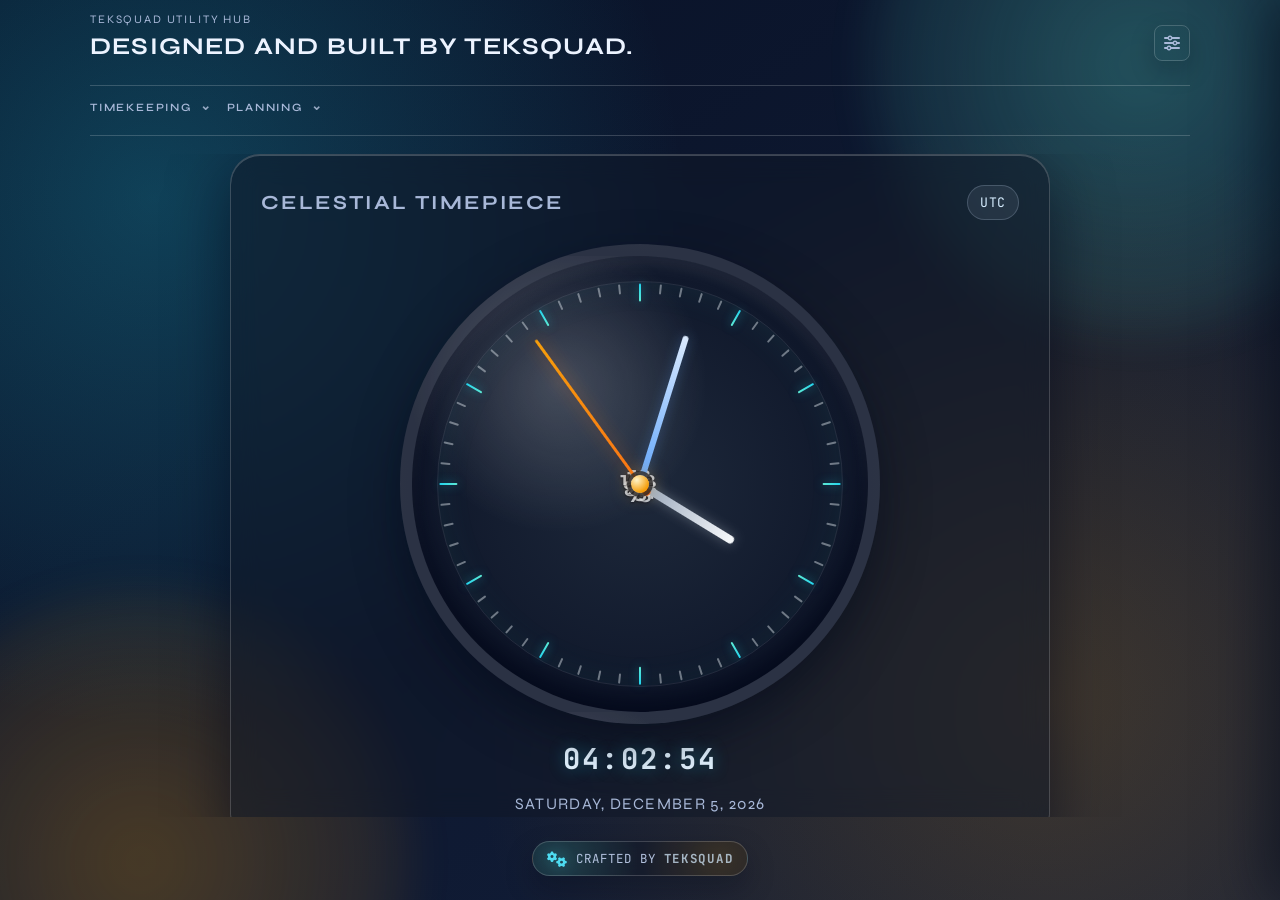
<file: index.html>
<!DOCTYPE html>
<html lang="en">

<head>
    <meta charset="UTF-8">
    <meta name="viewport" content="width=device-width, initial-scale=1.0">
    <meta name="author" content="Bhavin Thakur">
    <title>TekSquad Utility Hub</title>
    <link rel="stylesheet" href="https://cdnjs.cloudflare.com/ajax/libs/font-awesome/6.5.2/css/all.min.css"
        crossorigin="anonymous" referrerpolicy="no-referrer">
    <link rel="stylesheet" href="style.css">
</head>

<body data-theme="aurora">
    <main class="site-shell" aria-label="TekSquad utility hub shell">
        <header class="shell-header">
            <div class="brand-block">
                <p class="shell-kicker">TekSquad Utility Hub</p>
                <h1 class="shell-title">Designed and built by TekSquad.</h1>
            </div>
            <div class="shell-actions">
                <button class="settings-btn shell-settings-btn" id="shell-settings-btn" aria-label="Settings"
                    title="Open Settings" aria-expanded="false" aria-controls="shell-settings-panel">
                    <i class="fa-solid fa-sliders"></i>
                </button>
                <button class="menu-toggle" id="menu-toggle" type="button" aria-label="Open navigation menu"
                    aria-expanded="false" aria-controls="shell-nav">
                    <i class="fa-solid fa-bars" aria-hidden="true"></i>
                </button>
            </div>
        </header>

        <nav class="shell-navbar" id="shell-nav">
            <button class="nav-close-btn" id="nav-close-btn" type="button" aria-label="Close navigation menu">
                <i class="fa-solid fa-xmark" aria-hidden="true"></i>
            </button>
            <div class="nav-category" tabindex="0" aria-haspopup="true" aria-expanded="false">
                <div class="nav-label">Timekeeping</div>
                <ul class="category-items">
                    <li><button class="shell-nav-link" data-page="clock">Analog Clock</button></li>
                    <li><button class="shell-nav-link" data-page="worldclock">World Clock</button></li>
                    <li><button class="shell-nav-link" data-page="stopwatch">Stopwatch</button></li>
                    <li><button class="shell-nav-link" data-page="countdown">Countdown</button></li>
                </ul>
            </div>

            <div class="nav-category" tabindex="0" aria-haspopup="true" aria-expanded="false">
                <div class="nav-label">Planning</div>
                <ul class="category-items">
                    <li><button class="shell-nav-link" data-page="calendar">Event Calendar</button></li>
                </ul>
            </div>
        </nav>

        <section id="page-root" class="page-root" aria-live="polite"></section>

        <footer class="shell-footer" aria-label="Creator credit">
            <div class="credit shell-credit">
                <i class="fa-solid fa-gears" title="TekSquad" aria-hidden="true"></i>
                <span class="shell-credit-label">Crafted by</span>
                <a href="https://github.com/bhavinthakur29" target="_blank" rel="noopener noreferrer">TekSquad</a>
            </div>
        </footer>
    </main>

    <div class="nav-overlay" id="nav-overlay" aria-hidden="true"></div>
    <div class="settings-overlay" id="settings-overlay" aria-hidden="true"></div>

    <aside class="shell-settings-panel" id="shell-settings-panel" role="region" aria-label="Settings Panel">
        <div class="settings-header">
            <h2>Settings</h2>
            <button id="close-shell-settings" aria-label="Close Settings">&times;</button>
        </div>
        <div class="settings-content">
            <p class="settings-label">Theme Selection</p>
            <div class="theme-grid">
                <button class="theme-btn" data-theme="aurora">Aurora</button>
                <button class="theme-btn" data-theme="sunset">Sunset</button>
                <button class="theme-btn" data-theme="midnight">Midnight</button>
                <button class="theme-btn" data-theme="forest">Forest</button>
            </div>
        </div>
    </aside>

    <script src="script.js"></script>
</body>

</html>
</file>
<file: style.css>
@import url('https://fonts.googleapis.com/css2?family=Syne:wght@500;700;800&family=JetBrains+Mono:wght@500;700&display=swap');
@import url('https://fonts.googleapis.com/css2?family=Playfair+Display:wght@600;700&family=Sora:wght@400;500;600;700&display=swap');

:root {
    --bg-1: #081126;
    --bg-2: #131f3a;
    --panel: rgba(17, 24, 39, 0.52);
    --panel-border: rgba(255, 255, 255, 0.18);
    --text: #ecf3ff;
    --muted: #a8b8d8;
    --accent-1: #5eead4;
    --accent-2: #22d3ee;
    --accent-3: #f59e0b;
    --glow-1: rgba(34, 211, 238, 0.24);
    --glow-2: rgba(245, 158, 11, 0.2);
    --glow-accent: rgba(94, 234, 212, 0.8);
    --glow-accent-2: rgba(245, 158, 11, 0.75);
}

body[data-theme="aurora"] {
    --bg-1: #081126;
    --bg-2: #131f3a;
    --panel: rgba(17, 24, 39, 0.52);
    --panel-border: rgba(255, 255, 255, 0.18);
    --text: #ecf3ff;
    --muted: #a8b8d8;
    --accent-1: #5eead4;
    --accent-2: #22d3ee;
    --accent-3: #f59e0b;
    --glow-1: rgba(34, 211, 238, 0.24);
    --glow-2: rgba(245, 158, 11, 0.2);
    --glow-accent: rgba(94, 234, 212, 0.8);
    --glow-accent-2: rgba(245, 158, 11, 0.75);
}

body[data-theme="sunset"] {
    --bg-1: #2d1b1f;
    --bg-2: #3d1825;
    --panel: rgba(45, 27, 31, 0.52);
    --panel-border: rgba(255, 200, 150, 0.18);
    --text: #ffefd5;
    --muted: #d8a896;
    --accent-1: #ff6b6b;
    --accent-2: #ffa94d;
    --accent-3: #f59e0b;
    --glow-1: rgba(255, 107, 107, 0.2);
    --glow-2: rgba(255, 169, 77, 0.18);
    --glow-accent: rgba(255, 107, 107, 0.7);
    --glow-accent-2: rgba(255, 169, 77, 0.65);
}

body[data-theme="midnight"] {
    --bg-1: #0a0e27;
    --bg-2: #0f1535;
    --panel: rgba(10, 14, 39, 0.65);
    --panel-border: rgba(200, 200, 255, 0.15);
    --text: #e8eaff;
    --muted: #8fa3d8;
    --accent-1: #9d84ff;
    --accent-2: #c2b8ff;
    --accent-3: #8b5cf6;
    --glow-1: rgba(157, 132, 255, 0.2);
    --glow-2: rgba(194, 184, 255, 0.18);
    --glow-accent: rgba(157, 132, 255, 0.75);
    --glow-accent-2: rgba(194, 184, 255, 0.7);
}

body[data-theme="forest"] {
    --bg-1: #0d2818;
    --bg-2: #143d25;
    --panel: rgba(13, 40, 24, 0.55);
    --panel-border: rgba(100, 200, 150, 0.2);
    --text: #d5f4e6;
    --muted: #8ec49e;
    --accent-1: #10b981;
    --accent-2: #34d399;
    --accent-3: #6ee7b7;
    --glow-1: rgba(16, 185, 129, 0.22);
    --glow-2: rgba(52, 211, 153, 0.18);
    --glow-accent: rgba(16, 185, 129, 0.75);
    --glow-accent-2: rgba(52, 211, 153, 0.7);
}

* {
    box-sizing: border-box;
}

html,
body {
    height: 100%;
}

body {
    margin: 0;
    display: grid;
    place-items: center;
    overflow-x: hidden;
    overflow-y: auto;
    color: var(--text);
    font-family: 'Syne', 'Segoe UI', sans-serif;
    background:
        radial-gradient(circle at 12% 22%, var(--glow-1), transparent 40%),
        radial-gradient(circle at 82% 78%, var(--glow-2), transparent 46%),
        linear-gradient(145deg, var(--bg-1), var(--bg-2));
    transition: background 0.5s ease;
}

body.nav-open {
    overflow: hidden;
}

body::before,
body::after {
    content: '';
    position: fixed;
    width: 42vmax;
    aspect-ratio: 1;
    border-radius: 50%;
    z-index: -1;
    filter: blur(24px);
    opacity: 0.35;
    animation: drift 18s ease-in-out infinite;
    transition: background 0.5s ease;
}

body::before {
    background: radial-gradient(circle, var(--glow-accent), rgba(0, 0, 0, 0));
    top: -16vmax;
    right: -10vmax;
}

body::after {
    background: radial-gradient(circle, var(--glow-accent-2), rgba(0, 0, 0, 0));
    bottom: -18vmax;
    left: -10vmax;
    animation-delay: -8s;
}

.site-shell {
    width: min(1100px, 95vw);
    display: grid;
    gap: 18px;
    padding: 12px 0 24px;
}

.shell-header {
    display: flex;
    align-items: end;
    justify-content: space-between;
    gap: 16px;
}

.brand-block {
    display: grid;
    gap: 6px;
}

.shell-kicker {
    margin: 0;
    letter-spacing: 0.16em;
    text-transform: uppercase;
    color: var(--muted);
    font-size: 0.72rem;
}

.shell-title {
    margin: 0;
    font-size: clamp(1.05rem, 2.2vw, 1.5rem);
    letter-spacing: 0.05em;
    text-transform: uppercase;
}

.shell-navbar {
    display: flex;
    align-items: flex-start;
    gap: 20px;
    flex-wrap: wrap;
    padding: 10px 0;
    margin-top: 6px;
    border-top: 1px solid var(--panel-border);
    border-bottom: 1px solid var(--panel-border);
}

.nav-category {
    position: relative;
    display: block;
    flex: 0 0 auto;
    min-width: 0;
    margin-bottom: 0;
    padding: 0;
    border: 0;
    background: transparent;
    box-shadow: none;
    cursor: pointer;
}

.category-items {
    display: grid;
    grid-template-columns: 1fr;
    gap: 2px;
    position: absolute;
    top: calc(100% - 1px);
    left: 0;
    min-width: 200px;
    padding: 4px 4px 6px;
    border: 1px solid color-mix(in srgb, var(--panel-border) 72%, rgba(255, 255, 255, 0.12));
    border-radius: 0 0 14px 14px;
    border-top: 0;
    background: color-mix(in srgb, var(--panel) 94%, rgba(2, 8, 23, 0.16));
    box-shadow: 0 16px 30px rgba(2, 8, 23, 0.22);
    backdrop-filter: blur(12px);
    max-height: none;
    overflow: hidden;
    transition: opacity 180ms ease, transform 180ms ease, visibility 180ms ease;
    opacity: 0;
    pointer-events: none;
    visibility: hidden;
    transform: translateY(-2px);
    z-index: 20;
}

.category-items::before {
    content: '';
    position: absolute;
    left: 0;
    right: 0;
    top: 0;
    height: 4px;
    background: color-mix(in srgb, var(--panel) 94%, rgba(2, 8, 23, 0.16));
    pointer-events: none;
}

.category-items li {
    list-style: none;
    margin: 0;
    padding: 0;
}

.nav-category:hover .category-items,
.nav-category:focus-within .category-items {
    opacity: 1;
    pointer-events: auto;
    visibility: visible;
    transform: translateY(0);
}

.nav-label {
    display: inline-flex;
    align-items: center;
    gap: 8px;
    font-size: 0.7rem;
    letter-spacing: 0.16em;
    text-transform: uppercase;
    color: var(--muted);
    font-weight: 600;
    padding: 0;
    margin: 0;
    min-height: 0;
    cursor: pointer;
}

.nav-label::after {
    content: '⌄';
    display: inline-block;
    font-size: 0.8rem;
    line-height: 1;
    color: color-mix(in srgb, var(--muted) 80%, #ffffff);
    transform: translateY(-1px);
    transition: transform 180ms ease, color 180ms ease, opacity 180ms ease;
    opacity: 0.8;
}

.nav-category:hover .nav-label,
.nav-category:focus-within .nav-label {
    color: var(--text);
}

.nav-category:hover .nav-label::after,
.nav-category:focus-within .nav-label::after {
    color: var(--accent-2);
    transform: translateY(-1px) rotate(180deg);
    opacity: 1;
}

.shell-nav-link {
    position: relative;
    width: 100%;
    display: block;
    border: 0;
    background: transparent;
    color: color-mix(in srgb, var(--text) 82%, var(--muted));
    font: 500 0.8rem/1.2 'Sora', 'Segoe UI', sans-serif;
    letter-spacing: 0.03em;
    text-transform: none;
    border-radius: 0;
    padding: 7px 10px 7px 14px;
    cursor: pointer;
    text-align: left;
    text-decoration: none;
    transition: color 180ms ease, transform 180ms ease, opacity 180ms ease;
}

.shell-nav-link:hover,
.shell-nav-link.active {
    color: #ffffff;
    transform: translateX(2px);
}

.shell-nav-link:hover {
    opacity: 1;
}

.menu-toggle {
    display: none;
    align-items: center;
    justify-content: center;
    width: 42px;
    height: 42px;
    border-radius: 12px;
    border: 1px solid var(--panel-border);
    background: color-mix(in srgb, var(--panel) 86%, rgba(15, 23, 42, 0.25));
    color: var(--text);
    cursor: pointer;
    font-size: 1rem;
    box-shadow: 0 10px 24px rgba(2, 8, 23, 0.22);
}

.menu-toggle:hover {
    background: color-mix(in srgb, var(--panel) 92%, rgba(15, 23, 42, 0.35));
    box-shadow: 0 12px 28px rgba(2, 8, 23, 0.28);
}

.nav-overlay {
    position: fixed;
    inset: 0;
    background: rgba(2, 8, 23, 0.52);
    opacity: 0;
    pointer-events: none;
    transition: opacity 180ms ease;
    z-index: 1090;
}

.nav-overlay.active {
    opacity: 1;
    pointer-events: auto;
}

.shell-actions {
    display: flex;
    align-items: center;
    gap: 8px;
}

.shell-settings-btn {
    display: flex;
    align-items: center;
    justify-content: center;
    width: 42px;
    height: 42px;
    border-radius: 12px;
    border: 1px solid var(--panel-border);
    background: color-mix(in srgb, var(--panel) 86%, rgba(15, 23, 42, 0.25));
    color: var(--text);
    cursor: pointer;
    font-size: 1rem;
    box-shadow: 0 10px 24px rgba(2, 8, 23, 0.22);
    transition: all 180ms ease;
}

.shell-settings-btn:hover {
    background: color-mix(in srgb, var(--panel) 92%, rgba(15, 23, 42, 0.35));
    box-shadow: 0 12px 28px rgba(2, 8, 23, 0.28);
}

.shell-settings-btn[aria-expanded="true"] {
    color: var(--accent-1);
    border-color: var(--accent-1);
    background: color-mix(in srgb, var(--panel) 92%, rgba(94, 234, 212, 0.15));
    box-shadow: 0 12px 28px rgba(94, 234, 212, 0.2);
}

.shell-settings-panel {
    position: fixed;
    top: 0;
    right: 0;
    bottom: 0;
    width: min(380px, 90vw);
    border-left: 1px solid var(--panel-border);
    padding: 18px;
    background:
        radial-gradient(circle at 88% 12%, color-mix(in srgb, var(--accent-1) 25%, transparent), transparent 45%),
        radial-gradient(circle at 12% 88%, color-mix(in srgb, var(--accent-3) 20%, transparent), transparent 50%),
        color-mix(in srgb, var(--panel) 92%, rgba(2, 8, 23, 0.25));
    backdrop-filter: blur(14px);
    box-shadow: -24px 0 52px rgba(2, 8, 23, 0.52);
    z-index: 1200;
    transform: translateX(102%);
    transition: transform 220ms ease;
    overflow-y: auto;
}

.shell-settings-panel.active {
    transform: translateX(0);
}

.shell-settings-panel .settings-content {
    width: 100%;
    max-width: none;
    opacity: 1;
    transform: none;
}

.settings-overlay {
    position: fixed;
    inset: 0;
    background: rgba(2, 8, 23, 0.52);
    opacity: 0;
    pointer-events: none;
    transition: opacity 180ms ease;
    z-index: 1190;
}

.settings-overlay.active {
    opacity: 1;
    pointer-events: auto;
}

.page-root {
    width: 100%;
    display: grid;
    place-items: center;
}

.shell-footer {
    width: 100%;
    display: flex;
    justify-content: center;
    padding-top: 4px;
}

.shell-credit {
    margin: 0;
    padding: 8px 14px;
    border-radius: 999px;
    border: 1px solid color-mix(in srgb, var(--panel-border) 70%, rgba(255, 255, 255, 0.16));
    background:
        radial-gradient(circle at 12% 50%, color-mix(in srgb, var(--accent-1) 18%, transparent), transparent 42%),
        radial-gradient(circle at 88% 50%, color-mix(in srgb, var(--accent-3) 14%, transparent), transparent 42%),
        color-mix(in srgb, var(--panel) 84%, rgba(15, 23, 42, 0.24));
    box-shadow: 0 12px 28px rgba(2, 8, 23, 0.28);
    backdrop-filter: blur(10px);
    font-size: 0.76rem;
    letter-spacing: 0.12em;
    color: color-mix(in srgb, var(--muted) 82%, #ffffff);
    transition: transform 180ms ease, box-shadow 180ms ease, border-color 180ms ease;
}

.shell-credit:hover {
    transform: translateY(-1px);
    box-shadow: 0 16px 34px rgba(2, 8, 23, 0.34);
    border-color: color-mix(in srgb, var(--accent-2) 32%, var(--panel-border));
}

.shell-credit i {
    color: color-mix(in srgb, var(--accent-2) 80%, #ffffff);
    font-size: 0.96rem;
}

.shell-credit-label {
    color: color-mix(in srgb, var(--muted) 88%, #ffffff);
}

.shell-credit a {
    color: var(--text);
    font-weight: 700;
    letter-spacing: 0.14em;
}

.shell-credit a:hover {
    color: color-mix(in srgb, var(--accent-2) 86%, #ffffff);
}

.load-error {
    width: min(620px, 100%);
    border: 1px solid rgba(255, 255, 255, 0.2);
    background: rgba(17, 24, 39, 0.55);
    border-radius: 18px;
    padding: 20px;
}

.load-error h2 {
    margin: 0 0 8px;
}

.load-error p {
    margin: 0;
    color: var(--muted);
}

.scene {
    width: min(92vw, 760px);
    padding: clamp(18px, 3vw, 30px);
    border-radius: 28px;
    background: var(--panel);
    border: 1px solid var(--panel-border);
    backdrop-filter: blur(14px);
    box-shadow:
        0 20px 60px rgba(2, 8, 23, 0.55),
        inset 0 1px 0 rgba(255, 255, 255, 0.2);
    transform: perspective(1200px) rotateX(var(--tilt-y, 0deg)) rotateY(var(--tilt-x, 0deg));
    transition: transform 180ms ease;
}

.header {
    display: flex;
    align-items: center;
    justify-content: space-between;
    gap: 16px;
    margin-bottom: clamp(16px, 3vw, 24px);
    width: 100%;
}

.header-right {
    display: flex;
    align-items: center;
    gap: 12px;
}

.title {
    margin: 0;
    font-size: clamp(1rem, 2.2vw, 1.25rem);
    font-weight: 700;
    letter-spacing: 0.12em;
    text-transform: uppercase;
    color: var(--muted);
}

.pill {
    padding: 8px 12px;
    font-family: 'JetBrains Mono', Consolas, monospace;
    font-size: 0.82rem;
    letter-spacing: 0.04em;
    border-radius: 999px;
    color: #d6edff;
    background: rgba(148, 163, 184, 0.12);
    border: 1px solid rgba(148, 163, 184, 0.32);
    white-space: nowrap;
}

.settings-btn {
    background: transparent;
    border: 1px solid var(--panel-border);
    border-radius: 8px;
    width: 36px;
    height: 36px;
    display: flex;
    align-items: center;
    justify-content: center;
    color: var(--muted);
    cursor: pointer;
    transition: all 180ms ease;
    font-size: 1rem;
}

.settings-btn:hover {
    color: var(--text);
    border-color: var(--accent-2);
    transform: rotate(20deg);
}

.clock-wrap {
    display: grid;
    place-items: center;
    gap: 16px;
}

.clock {
    width: min(74vw, 420px);
    aspect-ratio: 1;
    border-radius: 50%;
    position: relative;
    isolation: isolate;
    background:
        radial-gradient(circle at 32% 28%, rgba(255, 255, 255, 0.2), transparent 33%),
        radial-gradient(circle at center, #1e293b 0%, #0f172a 70%);
    border: 12px solid rgba(226, 232, 240, 0.13);
    box-shadow:
        inset 0 -16px 26px rgba(2, 6, 23, 0.75),
        inset 0 10px 14px rgba(255, 255, 255, 0.08),
        0 18px 45px rgba(2, 8, 23, 0.5);
}

.clock::before {
    content: '';
    position: absolute;
    inset: 5.5%;
    border-radius: 50%;
    border: 1px solid rgba(226, 232, 240, 0.1);
    box-shadow: inset 0 0 35px rgba(94, 234, 212, 0.08);
}

.ticks,
.numbers {
    position: absolute;
    inset: 0;
    border-radius: 50%;
}

.tick {
    position: absolute;
    left: 50%;
    top: 50%;
    width: 2px;
    height: 44%;
    transform-origin: 50% 100%;
    transform: translate(-50%, -100%) rotate(calc(var(--i) * 6deg));
    display: flex;
    justify-content: center;
    pointer-events: none;
}

.tick::after {
    content: '';
    width: 2px;
    height: 10px;
    border-radius: 999px;
    background: rgba(226, 232, 240, 0.45);
}

.tick.major::after {
    width: 3px;
    height: 18px;
    background: linear-gradient(180deg, var(--accent-2), var(--accent-1));
    box-shadow: 0 0 10px rgba(34, 211, 238, 0.55);
}

.number {
    position: absolute;
    left: 50%;
    top: 50%;
    transform: translate(-50%, -50%) rotate(calc(var(--i) * 30deg)) translateY(-41%) rotate(calc(var(--i) * -30deg));
    width: 36px;
    text-align: center;
    color: rgba(236, 243, 255, 0.78);
    font-size: clamp(0.95rem, 2.7vw, 1.25rem);
    font-weight: 700;
    text-shadow: 0 1px 2px rgba(2, 6, 23, 0.6);
    pointer-events: none;
}

.hand {
    position: absolute;
    left: 50%;
    bottom: 50%;
    transform-origin: 50% 100%;
    border-radius: 999px;
    z-index: 3;
    will-change: transform;
}

.hour {
    width: 8px;
    height: 24%;
    background: linear-gradient(180deg, #f8fafc, #94a3b8);
    box-shadow: 0 0 12px rgba(226, 232, 240, 0.3);
}

.minute {
    width: 6px;
    height: 34%;
    background: linear-gradient(180deg, #dbeafe, #60a5fa);
    box-shadow: 0 0 12px rgba(96, 165, 250, 0.3);
}

.second {
    width: 3px;
    height: 39%;
    background: linear-gradient(180deg, #f59e0b, #f97316);
    box-shadow: 0 0 16px rgba(249, 115, 22, 0.48);
}

.second::after {
    content: '';
    position: absolute;
    bottom: -14px;
    left: 50%;
    width: 8px;
    height: 18px;
    border-radius: 99px;
    transform: translateX(-50%);
    background: linear-gradient(180deg, #f59e0b, #ea580c);
}

.center-dot {
    position: absolute;
    top: 50%;
    left: 50%;
    width: 18px;
    height: 18px;
    background: radial-gradient(circle at 32% 28%, #fef3c7 0%, #f59e0b 70%);
    border-radius: 50%;
    transform: translate(-50%, -50%);
    z-index: 8;
    box-shadow:
        0 0 20px rgba(245, 158, 11, 0.6),
        0 0 0 4px rgba(15, 23, 42, 0.8);
}

.digital {
    font-family: 'JetBrains Mono', Consolas, monospace;
    font-weight: 700;
    font-size: clamp(1.1rem, 4vw, 1.8rem);
    letter-spacing: 0.08em;
    color: #e2f3ff;
    text-shadow: 0 0 16px rgba(34, 211, 238, 0.35);
}

.date {
    margin: 0;
    color: var(--muted);
    font-size: clamp(0.85rem, 2.8vw, 1rem);
    letter-spacing: 0.08em;
    text-transform: uppercase;
}

.credit {
    margin: 2px 0 0;
    display: inline-flex;
    align-items: center;
    gap: 8px;
    font-family: 'JetBrains Mono', Consolas, monospace;
    font-size: 0.78rem;
    letter-spacing: 0.08em;
    text-transform: uppercase;
    color: rgba(214, 237, 255, 0.72);
}

.credit i {
    font-size: 1rem;
    filter: drop-shadow(0 0 8px rgba(34, 211, 238, 0.35));
    transition: transform 180ms ease, color 180ms ease;
}

.credit i:hover {
    color: #f8fafc;
    transform: translateY(-1px) scale(1.05);
}

.credit a {
    color: rgba(214, 237, 255, 0.72);
    text-decoration: none;
    transition: color 180ms ease;
}

.credit a:hover {
    color: #f8fafc;
}

.widget-grid {
    margin-top: 22px;
    display: grid;
    grid-template-columns: repeat(3, minmax(0, 1fr));
    gap: 12px;
}

.widget-card {
    background: color-mix(in srgb, var(--panel) 88%, transparent);
    border: 1px solid var(--panel-border);
    border-radius: 16px;
    padding: 14px;
    box-shadow: 0 10px 24px rgba(2, 8, 23, 0.2);
}

.widget-title {
    margin: 0 0 10px;
    font-size: 0.82rem;
    letter-spacing: 0.12em;
    text-transform: uppercase;
    color: var(--muted);
}

.countdown-form {
    display: grid;
    gap: 8px;
}

.countdown-form label {
    font-size: 0.72rem;
    letter-spacing: 0.08em;
    color: var(--muted);
    text-transform: uppercase;
}

.time-select-row {
    display: grid;
    grid-template-columns: 1fr auto 1fr 1fr;
    gap: 8px;
    align-items: center;
}

.time-select {
    text-align: center;
}

.time-period-select {
    font-weight: 700;
}

.time-separator {
    font-family: 'JetBrains Mono', Consolas, monospace;
    font-size: 1rem;
    color: var(--muted);
    text-align: center;
}

.widget-input {
    width: 100%;
    border-radius: 10px;
    border: 1px solid var(--panel-border);
    padding: 9px 10px;
    background: rgba(15, 23, 42, 0.38);
    color: var(--text);
    font-family: 'JetBrains Mono', Consolas, monospace;
    font-size: 0.78rem;
}

.widget-controls {
    margin-top: 10px;
    display: flex;
    gap: 8px;
}

.countdown-controls {
    gap: 10px;
}

.countdown-controls .widget-btn {
    min-height: 42px;
    padding: 10px 14px;
    font-size: 0.76rem;
}

.countdown-controls .countdown-primary-btn {
    min-height: 42px;
    font-weight: 700;
}

.widget-controls.wrap {
    flex-wrap: wrap;
}

.widget-btn {
    border: 1px solid var(--panel-border);
    border-radius: 10px;
    background: linear-gradient(135deg, color-mix(in srgb, var(--accent-2) 78%, #0b1224), color-mix(in srgb, var(--accent-1) 72%, #0b1224));
    color: #ecfeff;
    padding: 8px 11px;
    font-size: 0.72rem;
    letter-spacing: 0.06em;
    text-transform: uppercase;
    font-family: 'JetBrains Mono', Consolas, monospace;
    cursor: pointer;
    transition: transform 160ms ease, opacity 160ms ease;
}

.widget-btn.subtle {
    background: rgba(148, 163, 184, 0.12);
    color: var(--text);
}

.widget-btn:hover {
    transform: translateY(-1px);
    opacity: 0.95;
}

.widget-primary {
    margin: 10px 0 6px;
    font-size: 1rem;
    font-weight: 700;
    letter-spacing: 0.06em;
    color: var(--text);
}

.widget-primary.mono {
    font-family: 'JetBrains Mono', Consolas, monospace;
}

.widget-secondary {
    margin: 0;
    font-size: 0.76rem;
    color: var(--muted);
}

#countdown-meta.countdown-meta-alert {
    color: #fde68a;
    font-weight: 700;
    background: rgba(180, 83, 9, 0.22);
    border: 1px solid rgba(245, 158, 11, 0.45);
    border-radius: 10px;
    padding: 8px 10px;
}

#countdown-meta.countdown-meta-info {
    color: color-mix(in srgb, var(--accent-1) 72%, #ffffff);
}

.lap-list {
    margin: 8px 0 0;
    padding-left: 20px;
    max-height: 110px;
    overflow: auto;
    display: grid;
    gap: 4px;
}

.lap-list li {
    font-family: 'JetBrains Mono', Consolas, monospace;
    font-size: 0.73rem;
    color: var(--muted);
}

.worldclock-list {
    display: grid;
    gap: 12px;
    margin-top: 14px;
}

.world-row {
    border: 1px solid var(--panel-border);
    border-radius: 12px;
    padding: 12px 14px;
    background: rgba(15, 23, 42, 0.22);
    display: flex;
    align-items: center;
    justify-content: space-between;
    gap: 12px;
    width: 100%;
    text-align: left;
    cursor: pointer;
}

.world-row:hover {
    border-color: var(--accent-2);
    transform: translateY(-1px);
}

.world-left {
    display: grid;
    gap: 4px;
}

.world-right {
    display: grid;
    justify-items: end;
    gap: 4px;
}

.world-city {
    font-size: 0.82rem;
    letter-spacing: 0.08em;
    text-transform: uppercase;
    color: var(--muted);
}

.world-time {
    font-family: 'JetBrains Mono', Consolas, monospace;
    font-size: 0.96rem;
    color: var(--text);
}

.world-meta {
    font-family: 'JetBrains Mono', Consolas, monospace;
    font-size: 0.74rem;
    color: var(--muted);
}

.world-state {
    font-size: 0.72rem;
    letter-spacing: 0.08em;
    text-transform: uppercase;
    color: color-mix(in srgb, var(--accent-2) 80%, #ffffff);
    display: inline-flex;
    align-items: center;
    gap: 6px;
}

.worldclock-toolbar {
    display: grid;
    gap: 10px;
}

.world-actions {
    margin-top: 0;
}

.world-select {
    background: rgba(15, 23, 42, 0.55);
}

.widget-page {
    width: min(92vw, 760px);
}

.widget-page-header {
    margin-bottom: 12px;
}

.widget-page-sub {
    margin: 6px 0 0;
    color: var(--muted);
    font-size: 0.82rem;
    letter-spacing: 0.04em;
}

.widget-single {
    margin-top: 10px;
    padding: 18px;
}

.stopwatch-controls {
    gap: 10px;
}

.stopwatch-controls .widget-btn {
    min-height: 42px;
    padding: 10px 14px;
    font-size: 0.76rem;
}

.stopwatch-controls .stopwatch-primary-btn {
    min-height: 42px;
    padding: 10px 14px;
    font-size: 0.76rem;
    font-weight: 700;
    box-shadow: none;
}

#lap-stopwatch {
    background: linear-gradient(135deg, #facc15, #f59e0b);
    color: #1f2937;
}

.stopwatch-laps {
    margin-top: 12px;
    max-height: 160px;
}

.city-modal {
    position: fixed;
    inset: 0;
    background: rgba(3, 7, 18, 0.62);
    display: none;
    align-items: center;
    justify-content: center;
    z-index: 1100;
    padding: 16px;
}

.city-modal.active {
    display: flex;
}

.city-modal-content {
    width: min(440px, 92vw);
    border-radius: 18px;
    border: 1px solid var(--panel-border);
    background:
        radial-gradient(circle at 18% 12%, color-mix(in srgb, var(--accent-1) 25%, transparent), transparent 45%),
        radial-gradient(circle at 86% 88%, color-mix(in srgb, var(--accent-2) 22%, transparent), transparent 50%),
        color-mix(in srgb, var(--panel) 88%, rgba(10, 18, 35, 0.35));
    backdrop-filter: blur(14px);
    box-shadow: 0 24px 64px rgba(2, 8, 23, 0.58);
    padding: 18px;
    position: relative;
}

.city-modal-close {
    position: absolute;
    right: 10px;
    top: 10px;
    width: 32px;
    height: 32px;
    border-radius: 8px;
    border: 1px solid var(--panel-border);
    background: rgba(15, 23, 42, 0.25);
    color: var(--muted);
    cursor: pointer;
}

.city-modal-name {
    margin: 4px 0 0;
    font-size: 1.35rem;
    letter-spacing: 0.05em;
}

.city-modal-time {
    margin: 10px 0 0;
    font-size: clamp(1.4rem, 6vw, 2.2rem);
    font-weight: 700;
    color: var(--text);
}

.city-modal-date,
.city-modal-offset,
.city-modal-phase {
    margin: 8px 0 0;
    font-size: 0.85rem;
    color: var(--muted);
}

.city-modal-phase {
    color: color-mix(in srgb, var(--accent-2) 74%, #ffffff);
    letter-spacing: 0.08em;
    text-transform: uppercase;
    font-weight: 700;
}

@media (max-width: 900px) {
    html,
    body {
        width: 100%;
        max-width: 100%;
        overflow-x: hidden;
        overscroll-behavior-y: contain;
    }

    .site-shell {
        width: 100%;
        max-width: 100%;
        padding: 10px 10px 12px;
        gap: 8px;
    }

    .page-root {
        place-items: start center;
        align-content: start;
        padding-top: 0;
    }

    .shell-header {
        align-items: center;
        justify-content: space-between;
        gap: 10px;
    }

    .shell-actions {
        display: flex;
        align-items: center;
        gap: 8px;
    }

    .brand-block {
        max-width: calc(100% - 96px);
    }

    .menu-toggle {
        display: inline-flex;
    }

    .shell-navbar {
        position: fixed;
        right: 0;
        top: 0;
        bottom: 0;
        width: min(360px, 92vw);
        border-radius: 0;
        border-left: 1px solid var(--panel-border);
        border-top: none;
        border-bottom: none;
        border-right: none;
        padding: 14px 12px;
        background: color-mix(in srgb, var(--panel) 90%, rgba(2, 8, 23, 0.3));
        backdrop-filter: blur(14px);
        box-shadow: -18px 0 48px rgba(2, 8, 23, 0.42);
        display: grid;
        grid-template-columns: 1fr;
        align-content: start;
        gap: 10px;
        transform: translateX(102%);
        transition: transform 220ms ease;
        z-index: 1100;
    }

    .shell-navbar.open {
        transform: translateX(0);
    }

    .nav-category {
        gap: 4px;
        margin-bottom: 0;
        padding: 6px 0 8px;
        border-bottom: 1px solid color-mix(in srgb, var(--panel-border) 50%, transparent);
        display: grid;
        grid-template-columns: 1fr;
    }

    .nav-category:last-child {
        border-bottom: none;
    }

    .category-items {
        position: static;
        min-width: 0;
        display: grid;
        max-height: none;
        opacity: 1;
        visibility: visible;
        pointer-events: auto;
        transform: none;
        padding: 0;
        gap: 2px;
        background: transparent;
        border: 0;
        box-shadow: none;
        backdrop-filter: none;
    }

    .category-items::before {
        display: none;
    }

    .nav-category::after {
        display: none;
    }

    .category-items li {
        margin: 0;
    }

    .shell-nav-link {
        width: 100%;
        text-align: left;
        border-radius: 10px;
        padding: 10px 10px;
        font-size: 0.75rem;
        margin-left: 2px;
    }

    .shell-title {
        display: none;
    }

    .shell-kicker {
        font-size: 0.66rem;
        letter-spacing: 0.14em;
    }

    .shell-settings-btn,
    .menu-toggle {
        width: 38px;
        height: 38px;
        border-radius: 11px;
    }

    .widget-page {
        width: 100%;
    }

    .widget-page .scene,
    .widget-page.scene {
        width: 100%;
    }

    .widget-single {
        padding: 16px;
    }

    .world-row {
        padding: 11px 12px;
    }

    .stopwatch-controls {
        display: grid;
        grid-template-columns: 1fr 1fr;
        gap: 10px;
    }

    .stopwatch-controls .widget-btn {
        width: 100%;
        min-height: 46px;
        font-size: 0.8rem;
    }

    .stopwatch-controls .stopwatch-primary-btn {
        grid-column: 1 / -1;
        min-height: 46px;
        font-size: 0.8rem;
    }
}

@media (max-width: 600px) {
    .widget-page-header {
        margin-bottom: 10px;
    }

    .widget-page-sub {
        font-size: 0.78rem;
    }

    .worldclock-toolbar {
        gap: 10px;
    }

    .world-actions {
        width: 100%;
        display: grid;
        grid-template-columns: 1fr 1fr;
        gap: 8px;
    }

    .world-actions .widget-btn {
        width: 100%;
    }

    .world-row {
        display: grid;
        grid-template-columns: 1fr;
        align-items: start;
    }

    .world-right {
        width: 100%;
        justify-items: start;
        margin-top: 6px;
    }

    .world-time {
        font-size: 0.9rem;
    }

    .world-state {
        font-size: 0.68rem;
    }

    .city-modal-content {
        width: calc(100vw - 24px);
        padding: 16px;
    }

    .city-modal-time {
        font-size: clamp(1.2rem, 8vw, 1.8rem);
    }

    .countdown-card {
        padding: 16px;
    }

    .countdown-controls {
        display: grid;
        grid-template-columns: 1fr 1fr;
        gap: 10px;
    }

    .countdown-controls .widget-btn {
        width: 100%;
        min-height: 50px;
        font-size: 0.82rem;
        letter-spacing: 0.04em;
    }

    .countdown-controls .countdown-primary-btn {
        min-height: 58px;
        font-size: 0.98rem;
    }

    .time-select-row {
        grid-template-columns: 1fr 1fr;
        gap: 10px;
    }

    .time-separator {
        display: none;
    }

    .time-period-select {
        grid-column: 1 / -1;
    }

    #countdown-display {
        width: 100%;
        text-align: center;
        font-family: 'JetBrains Mono', Consolas, monospace;
        font-size: clamp(1.8rem, 9vw, 2.4rem);
        font-weight: 800;
        letter-spacing: 0.03em;
        line-height: 1.1;
        margin: 18px 0 12px;
        color: #f8fdff;
        text-shadow: 0 0 16px color-mix(in srgb, var(--accent-2) 45%, transparent);
    }

    .stopwatch-card {
        padding: 16px;
    }

    .stopwatch-controls {
        grid-template-columns: 1fr 1fr;
        gap: 10px;
    }

    .stopwatch-controls .widget-btn {
        min-height: 50px;
        font-size: 0.82rem;
        letter-spacing: 0.04em;
    }

    .stopwatch-controls .stopwatch-primary-btn {
        min-height: 72px;
        font-size: 1.16rem;
    }

    #stopwatch-display {
        width: 100%;
        text-align: center;
        font-size: 1.4rem;
        margin: 14px 0 10px;
    }
}

@media (max-width: 420px) {
    .shell-navbar {
        grid-template-columns: 1fr 1fr;
    }

    .shell-nav-btn {
        font-size: 0.68rem;
        padding: 9px 8px;
    }

    .widget-single {
        padding: 14px;
    }

    .world-city {
        font-size: 0.76rem;
    }

    .world-meta {
        font-size: 0.7rem;
    }

    .countdown-controls {
        grid-template-columns: 1fr;
        gap: 8px;
    }

    .countdown-controls .widget-btn {
        min-height: 52px;
        font-size: 0.84rem;
    }

    .countdown-controls .countdown-primary-btn {
        min-height: 62px;
        font-size: 1.02rem;
    }

    .time-select-row {
        grid-template-columns: 1fr 1fr;
        gap: 8px;
    }

    .time-period-select {
        grid-column: 1 / -1;
    }

    #countdown-display {
        width: 100%;
        text-align: center;
        font-family: 'JetBrains Mono', Consolas, monospace;
        font-size: clamp(1.6rem, 10vw, 2rem);
        font-weight: 800;
        letter-spacing: 0.02em;
        line-height: 1.1;
        margin: 16px 0 12px;
        color: #f8fdff;
        text-shadow: 0 0 14px color-mix(in srgb, var(--accent-2) 42%, transparent);
    }

    .stopwatch-controls {
        grid-template-columns: 1fr;
        gap: 8px;
    }

    .stopwatch-controls .widget-btn {
        min-height: 52px;
        font-size: 0.84rem;
    }

    .stopwatch-controls .stopwatch-primary-btn {
        min-height: 76px;
        font-size: 1.2rem;
    }

    #stopwatch-display {
        width: 100%;
        text-align: center;
        font-size: 1.32rem;
        margin: 12px 0 10px;
    }
}

.settings-panel {
    position: fixed;
    inset: 0;
    background: rgba(0, 0, 0, 0.5);
    display: none;
    z-index: 1000;
    opacity: 0;
    transition: opacity 200ms ease;
    border-radius: inherit;
    overflow: auto;
    padding: 0;
    gap: 0;
    box-sizing: border-box;
}

.settings-panel.active {
    display: flex;
    align-items: center;
    justify-content: center;
    opacity: 1;
}

.settings-panel.active .settings-content {
    transform: scale(1);
    opacity: 1;
}

.settings-content {
    background: var(--panel);
    border: 1px solid var(--panel-border);
    border-radius: 20px;
    padding: 24px;
    backdrop-filter: blur(14px);
    box-shadow: 0 20px 60px rgba(2, 8, 23, 0.55);
    max-width: 420px;
    width: 90vw;
    transform: scale(0.9);
    opacity: 0;
    transition: all 200ms ease 100ms;
    margin: auto;
    box-sizing: border-box;
}

.settings-header {
    display: flex;
    align-items: center;
    justify-content: space-between;
    margin-bottom: 20px;
}

.settings-header h2 {
    margin: 0;
    font-size: 1.2rem;
    letter-spacing: 0.08em;
    text-transform: uppercase;
    color: var(--text);
}

.close-btn {
    background: transparent;
    border: none;
    color: var(--muted);
    font-size: 1.2rem;
    cursor: pointer;
    transition: color 180ms ease;
}

.close-btn:hover {
    color: var(--text);
}

.setting-group {
    display: flex;
    flex-direction: column;
    gap: 12px;
}

.setting-group label {
    font-size: 0.9rem;
    letter-spacing: 0.08em;
    text-transform: uppercase;
    color: var(--muted);
    font-weight: 600;
}

.theme-grid {
    display: grid;
    grid-template-columns: 1fr 1fr;
    gap: 12px;
}

.theme-btn {
    background: rgba(255, 255, 255, 0.08);
    border: 1px solid var(--panel-border);
    border-radius: 12px;
    padding: 12px 16px;
    color: var(--muted);
    font-family: 'JetBrains Mono', Consolas, monospace;
    font-size: 0.8rem;
    letter-spacing: 0.08em;
    text-transform: uppercase;
    cursor: pointer;
    transition: all 180ms ease;
    display: flex;
    align-items: center;
    gap: 8px;
}

.theme-btn:hover {
    background: rgba(255, 255, 255, 0.12);
    border-color: var(--accent-2);
    color: var(--text);
}

.theme-btn.active {
    background: var(--accent-2);
    border-color: var(--accent-2);
    color: var(--bg-1);
    font-weight: 700;
}

.theme-dot {
    width: 8px;
    height: 8px;
    border-radius: 50%;
    display: inline-block;
}

.theme-dot.aurora {
    background: linear-gradient(135deg, #5eead4, #22d3ee);
}

.theme-dot.sunset {
    background: linear-gradient(135deg, #ff6b6b, #ffa94d);
}

.theme-dot.midnight {
    background: linear-gradient(135deg, #9d84ff, #c2b8ff);
}

.theme-dot.forest {
    background: linear-gradient(135deg, #10b981, #34d399);
}

@keyframes drift {

    0%,
    100% {
        transform: translate(0, 0) scale(1);
    }

    50% {
        transform: translate(14px, -22px) scale(1.08);
    }
}

@media (max-width: 360px) {
    .scene {
        width: 100vw;
        padding: 12px;
        border-radius: 16px;
    }

    .header {
        flex-direction: column;
        align-items: center;
        gap: 12px;
    }

    .title {
        font-size: 0.9rem;
    }

    .header-right {
        width: 100%;
        justify-content: space-between;
    }

    .pill {
        font-size: 0.7rem;
        padding: 6px 10px;
    }

    .settings-btn {
        width: 32px;
        height: 32px;
    }

    .clock {
        width: 90vw;
        max-width: 280px;
    }

    .digital {
        font-size: 1.2rem;
    }

    .date {
        font-size: 0.75rem;
    }

    .scene .credit {
        font-size: 0.7rem;
    }

    .settings-panel {
        padding: 12px;
    }

    .settings-content {
        max-width: 95vw;
        width: 95vw;
        padding: 12px;
    }

    .settings-header h2 {
        font-size: 0.95rem;
    }

    .settings-header {
        margin-bottom: 12px;
    }

    .setting-group label {
        font-size: 0.75rem;
    }

    .theme-grid {
        grid-template-columns: 1fr;
        gap: 8px;
    }

    .theme-btn {
        padding: 8px 10px;
        font-size: 0.7rem;
    }
}

@media (max-width: 480px) {
    .settings-panel {
        padding: 16px;
    }

    .settings-content {
        max-width: calc(100vw - 24px);
        width: calc(100vw - 24px);
        padding: 14px;
        max-height: calc(100dvh - 24px);
        overflow: auto;
    }

    .settings-header {
        margin-bottom: 14px;
    }

    .settings-header h2 {
        font-size: 1rem;
    }

    .theme-grid {
        grid-template-columns: 1fr 1fr;
        gap: 8px;
    }

    .theme-btn {
        padding: 10px 10px;
        font-size: 0.72rem;
    }
}

@media (max-width: 600px) {
    .settings-content {
        max-width: calc(100vw - 24px);
        width: calc(100vw - 24px);
        max-height: calc(100dvh - 24px);
        overflow: auto;
    }

    .page-root {
        place-items: start center;
        align-content: start;
        padding-top: 12px;
    }

    .shell-header {
        align-items: flex-start;
    }

    .brand-block {
        max-width: calc(100% - 90px);
    }

    .shell-title {
        display: none;
    }

    .shell-kicker {
        font-size: 0.62rem;
        letter-spacing: 0.14em;
    }

    .shell-settings-panel {
        width: 100vw;
        padding: 12px;
    }

    .shell-settings-panel .settings-content {
        max-width: 100%;
        width: 100%;
        max-height: calc(100dvh - 24px);
        overflow: auto;
    }

    .scene {
        width: 94vw;
        padding: 16px;
        border-radius: 20px;
    }

    .header {
        flex-direction: column;
        align-items: flex-start;
        gap: 10px;
    }

    .header-right {
        width: 100%;
        justify-content: space-between;
    }

    .title {
        font-size: 1rem;
    }

    .pill {
        font-size: 0.75rem;
        padding: 6px 10px;
    }

    .clock {
        width: 85vw;
        max-width: 360px;
    }

    .digital {
        font-size: 1.3rem;
    }

    .date {
        font-size: 0.8rem;
    }

    .scene .credit {
        font-size: 0.72rem;
    }

    .shell-credit {
        padding: 7px 12px;
        font-size: 0.7rem;
        letter-spacing: 0.1em;
    }

    .settings-panel {
        padding: 16px;
    }

    .settings-content {
        max-width: 100%;
        width: calc(100vw - 32px);
        padding: 18px;
    }

    .settings-header {
        margin-bottom: 16px;
    }

    .settings-header h2 {
        font-size: 1rem;
    }

    .setting-group label {
        font-size: 0.8rem;
    }

    .theme-grid {
        grid-template-columns: 1fr 1fr;
        gap: 10px;
    }

    .theme-btn {
        padding: 10px 12px;
        font-size: 0.75rem;
    }

    .widget-grid {
        grid-template-columns: 1fr;
    }
}

@media (min-width: 601px) and (max-width: 900px) {
    .scene {
        width: 90vw;
        max-width: 700px;
        padding: 24px;
        border-radius: 24px;
    }

    .header {
        gap: 16px;
    }

    .title {
        font-size: 1.1rem;
    }

    .clock {
        width: 80vw;
        max-width: 400px;
    }

    .digital {
        font-size: 1.5rem;
    }

    .date {
        font-size: 0.9rem;
    }

    .settings-content {
        max-width: 500px;
        width: 85vw;
        padding: 22px;
    }

    .theme-grid {
        grid-template-columns: 1fr 1fr;
        gap: 12px;
    }

    .widget-grid {
        grid-template-columns: 1fr 1fr;
    }
}

@media (min-width: 901px) {
    .scene {
        width: 80vw;
        max-width: 820px;
        padding: 30px;
        border-radius: 30px;
    }

    .header {
        gap: 20px;
    }

    .title {
        font-size: 1.25rem;
    }

    .clock {
        width: 70vw;
        max-width: 480px;
    }

    .digital {
        font-size: 1.8rem;
    }

    .date {
        font-size: 1rem;
    }

    .settings-content {
        max-width: 500px;
        width: 90vw;
    }

    .theme-grid {
        grid-template-columns: 2fr 2fr;
        gap: 12px;
    }
}

@media (orientation: landscape) and (max-height: 600px) {
    .scene {
        padding: 12px;
    }

    .clock-wrap {
        gap: 8px;
    }

    .clock {
        width: 50vh;
        max-width: 300px;
    }

    .digital {
        font-size: 1.2rem;
    }

    .date {
        font-size: 0.75rem;
    }
}

@media (orientation: portrait) and (max-width: 480px) {
    body {
        overflow-y: auto;
    }

    .scene {
        min-height: auto;
        margin: 16px 0;
    }

    .clock-wrap {
        gap: 12px;
    }
}

.calendar-app {
    width: min(1120px, 100%);
    border-radius: 28px;
    border: 1px solid color-mix(in srgb, var(--panel-border) 72%, rgba(255, 255, 255, 0.2));
    background:
        radial-gradient(circle at 16% 14%, color-mix(in srgb, var(--accent-1) 26%, transparent), transparent 42%),
        radial-gradient(circle at 86% 84%, color-mix(in srgb, var(--accent-2) 24%, transparent), transparent 44%),
        linear-gradient(170deg, color-mix(in srgb, var(--panel) 82%, rgba(255, 255, 255, 0.08)), color-mix(in srgb, var(--bg-2) 46%, rgba(2, 8, 23, 0.28)));
    backdrop-filter: blur(14px);
    box-shadow: 0 24px 58px rgba(2, 8, 23, 0.35);
    display: grid;
    grid-template-columns: 1.5fr 1fr;
    overflow: hidden;
    animation: riseIn 650ms ease;
    color: var(--text);
    font-family: 'Sora', 'Segoe UI', sans-serif;
}

.calendar-pane {
    padding: 26px;
    border-right: 1px solid color-mix(in srgb, var(--panel-border) 70%, rgba(255, 255, 255, 0.22));
    background: linear-gradient(180deg, color-mix(in srgb, var(--panel) 62%, rgba(255, 255, 255, 0.06)), color-mix(in srgb, var(--panel) 36%, rgba(2, 8, 23, 0.16)));
}

.side-pane {
    padding: 26px;
    display: grid;
    align-content: start;
    gap: 18px;
}

.calendar-app .eyebrow {
    display: inline-flex;
    align-items: center;
    gap: 8px;
    font-size: 0.73rem;
    letter-spacing: 0.12em;
    text-transform: uppercase;
    color: var(--muted);
    font-weight: 700;
}

.calendar-app .dot {
    width: 8px;
    height: 8px;
    border-radius: 999px;
    background: var(--accent-2);
    box-shadow: 0 0 0 6px color-mix(in srgb, var(--accent-2) 22%, transparent);
}

.calendar-app .heading {
    margin: 10px 0 0;
    font-family: 'Playfair Display', Georgia, serif;
    font-size: clamp(1.5rem, 2.8vw, 2.4rem);
    line-height: 1.12;
}

.calendar-app .sub {
    margin: 8px 0 22px;
    color: var(--muted);
    font-size: 0.9rem;
}

.calendar-app .toolbar {
    display: flex;
    align-items: center;
    justify-content: space-between;
    gap: 12px;
    margin-bottom: 20px;
    flex-wrap: wrap;
}

.calendar-app .month-title {
    font-family: 'Playfair Display', Georgia, serif;
    font-size: clamp(1.25rem, 2.4vw, 1.8rem);
    margin: 0;
    letter-spacing: 0.02em;
}

.calendar-app .controls {
    display: flex;
    gap: 8px;
    align-items: center;
}

.calendar-app button,
.calendar-app textarea {
    font-family: inherit;
}

.calendar-app .controls button,
.calendar-app #save-note,
.calendar-app #clear-note {
    border: 0;
    background: color-mix(in srgb, var(--panel) 70%, rgba(255, 255, 255, 0.08));
    color: var(--text);
    border-radius: 12px;
    padding: 10px 12px;
    font-size: 0.83rem;
    font-weight: 600;
    cursor: pointer;
    transition: transform 160ms ease, box-shadow 160ms ease, background-color 160ms ease;
    box-shadow: 0 8px 20px rgba(2, 8, 23, 0.24);
    border: 1px solid color-mix(in srgb, var(--panel-border) 70%, rgba(255, 255, 255, 0.18));
}

.calendar-app .controls button:hover,
.calendar-app #save-note:hover,
.calendar-app #clear-note:hover {
    transform: translateY(-1px);
    box-shadow: 0 11px 24px rgba(17, 24, 39, 0.12);
}

.calendar-app .btn-accent {
    background: linear-gradient(135deg, #0ea5a4, #14b8a6) !important;
    color: #fff !important;
    box-shadow: 0 12px 24px rgba(14, 165, 164, 0.35);
}

.calendar-app .weekdays,
.calendar-app .days {
    display: grid;
    grid-template-columns: repeat(7, minmax(0, 1fr));
    gap: 8px;
}

.calendar-app .weekdays {
    margin-bottom: 8px;
}

.calendar-app .weekdays div {
    text-align: center;
    font-size: 0.72rem;
    text-transform: uppercase;
    letter-spacing: 0.12em;
    color: var(--muted);
    font-weight: 700;
    padding: 6px 2px;
}

.calendar-app .day {
    border: 1px solid transparent;
    border-radius: 14px;
    min-height: 74px;
    padding: 8px 9px;
    background: color-mix(in srgb, var(--panel) 60%, rgba(255, 255, 255, 0.08));
    color: var(--text);
    position: relative;
    display: flex;
    flex-direction: column;
    align-items: flex-start;
    justify-content: flex-start;
    gap: 8px;
    cursor: pointer;
    transform: translateY(8px);
    opacity: 0;
    animation: dayIn 420ms ease forwards;
}

.calendar-app .day:hover {
    border-color: rgba(14, 165, 164, 0.35);
}

.calendar-app .day.other-month {
    opacity: 0.52;
    background: color-mix(in srgb, var(--panel) 38%, rgba(2, 8, 23, 0.08));
    color: var(--muted);
}

.calendar-app .day.weekend {
    background: linear-gradient(180deg, color-mix(in srgb, var(--accent-2) 12%, var(--panel)), color-mix(in srgb, var(--panel) 62%, rgba(2, 8, 23, 0.16)));
}

.calendar-app .day.today {
    border-color: rgba(255, 122, 89, 0.55);
    box-shadow: 0 0 0 3px rgba(255, 122, 89, 0.15);
}

.calendar-app .day.selected {
    border-color: #0ea5a4;
    box-shadow: 0 0 0 4px rgba(14, 165, 164, 0.35);
    background: linear-gradient(155deg, color-mix(in srgb, var(--accent-2) 20%, var(--panel)), color-mix(in srgb, var(--panel) 78%, rgba(255, 255, 255, 0.08)));
    color: var(--text);
}

.calendar-app .day-number {
    font-weight: 700;
    font-size: 0.93rem;
}

.calendar-app .marker {
    width: 7px;
    height: 7px;
    border-radius: 999px;
    background: #ff7a59;
    box-shadow: 0 0 0 5px rgba(255, 122, 89, 0.16);
    margin-top: auto;
}

.calendar-app .stat-card,
.calendar-app .note-card {
    border-radius: 18px;
    border: 1px solid color-mix(in srgb, var(--panel-border) 70%, rgba(255, 255, 255, 0.2));
    background: color-mix(in srgb, var(--panel) 66%, rgba(255, 255, 255, 0.08));
    backdrop-filter: blur(8px);
    padding: 16px;
}

.calendar-app .stat-card h3,
.calendar-app .note-card h3 {
    margin: 0 0 10px;
    font-size: 0.92rem;
    letter-spacing: 0.1em;
    text-transform: uppercase;
    color: var(--muted);
}

.calendar-app .selected-date {
    margin: 0;
    font-family: 'Playfair Display', Georgia, serif;
    font-size: 1.35rem;
    line-height: 1.2;
}

.calendar-app .chip-row {
    display: flex;
    gap: 8px;
    flex-wrap: wrap;
    margin-top: 12px;
}

.calendar-app .chip {
    border-radius: 999px;
    padding: 6px 10px;
    font-size: 0.73rem;
    font-weight: 700;
    background: rgba(14, 165, 164, 0.16);
    color: color-mix(in srgb, var(--accent-1) 88%, #ffffff);
    letter-spacing: 0.06em;
    text-transform: uppercase;
}

.calendar-app .chip.alt {
    background: color-mix(in srgb, var(--accent-3) 22%, transparent);
    color: color-mix(in srgb, var(--accent-3) 84%, #ffffff);
}

.calendar-app textarea {
    width: 100%;
    border-radius: 12px;
    border: 1px solid color-mix(in srgb, var(--panel-border) 70%, rgba(255, 255, 255, 0.2));
    background: color-mix(in srgb, var(--panel) 78%, rgba(2, 8, 23, 0.25));
    padding: 10px 12px;
    color: var(--text);
    resize: vertical;
    min-height: 108px;
    font-size: 0.9rem;
}

.calendar-app .note-actions {
    margin-top: 10px;
    display: flex;
    gap: 8px;
}

.calendar-app .muted {
    margin: 0;
    font-size: 0.82rem;
    color: var(--muted);
}

@keyframes riseIn {
    from {
        opacity: 0;
        transform: translateY(16px) scale(0.985);
    }

    to {
        opacity: 1;
        transform: translateY(0) scale(1);
    }
}

@keyframes dayIn {
    to {
        opacity: 1;
        transform: translateY(0);
    }
}

@media (max-width: 980px) {
    .shell-header {
        flex-direction: column;
        align-items: flex-start;
    }

    .calendar-app {
        grid-template-columns: 1fr;
    }

    .calendar-pane {
        border-right: none;
        border-bottom: 1px solid color-mix(in srgb, var(--panel-border) 70%, rgba(255, 255, 255, 0.22));
    }
}

@media (max-width: 560px) {
    .site-shell {
        width: 100vw;
        padding: 10px 8px 16px;
    }

    .shell-navbar {
        width: 100%;
        justify-content: space-between;
    }

    .shell-nav-btn {
        flex: 1;
        text-align: center;
    }

    .calendar-pane,
    .side-pane {
        padding: 12px;
    }

    .calendar-app {
        border-radius: 18px;
    }

    .calendar-app .heading {
        font-size: clamp(1.2rem, 6vw, 1.6rem);
    }

    .calendar-app .sub {
        margin: 6px 0 14px;
        font-size: 0.8rem;
    }

    .calendar-app .toolbar {
        margin-bottom: 12px;
    }

    .calendar-app .month-title {
        font-size: 1.08rem;
    }

    .calendar-app .controls {
        width: 100%;
        display: grid;
        grid-template-columns: 1fr 1fr 1fr;
        gap: 6px;
    }

    .calendar-app .days {
        gap: 4px;
    }

    .calendar-app .day {
        min-height: 52px;
        border-radius: 10px;
        padding: 5px;
    }

    .calendar-app .controls button,
    .calendar-app #save-note,
    .calendar-app #clear-note {
        padding: 8px 8px;
        font-size: 0.74rem;
    }

    .calendar-app .toolbar {
        gap: 8px;
    }

    .calendar-app .selected-date {
        font-size: 1.08rem;
    }

    .calendar-app textarea {
        min-height: 88px;
        font-size: 0.84rem;
    }

    .calendar-app .note-actions {
        display: grid;
        grid-template-columns: 1fr 1fr;
        gap: 6px;
    }
}

/* ... Keep existing variables and body styles ... */

.shell-navbar {
    display: flex;
    align-items: center;
    gap: 24px;
    padding: 10px 0;
    margin-top: 6px;
    border-top: 1px solid var(--panel-border);
    border-bottom: 1px solid var(--panel-border);
    position: relative;
    /* Ensure dropdowns anchor correctly */
}

.nav-category {
    position: relative;
    padding: 10px 0;
    /* Vertical padding expands the hover hit-area */
    cursor: pointer;
}

.nav-label {
    display: flex;
    align-items: center;
    gap: 6px;
    font-size: 0.75rem;
    letter-spacing: 0.1em;
    text-transform: uppercase;
    color: var(--muted);
    font-weight: 700;
    transition: color 0.2s;
}

/* Final overrides to neutralize legacy navbar rules. */
.shell-navbar {
    display: flex;
    align-items: flex-start;
    gap: 14px;
    flex-wrap: wrap;
    position: relative;
    padding: 10px 0;
    margin-top: 6px;
    border-top: 1px solid var(--panel-border);
    border-bottom: 1px solid var(--panel-border);
}

.nav-category {
    position: relative;
    display: block;
    flex: 0 0 auto;
    padding: 0;
    cursor: pointer;
}

.nav-close-btn {
    display: none;
    border: 0;
    background: transparent;
    color: var(--text);
    width: 38px;
    height: 38px;
    border-radius: 11px;
    align-items: center;
    justify-content: center;
    cursor: pointer;
    align-self: flex-end;
    margin: 0 0 8px auto;
    font-size: 1rem;
}

.nav-close-btn:hover {
    background: rgba(255, 255, 255, 0.08);
}

.nav-label {
    display: inline-flex;
    align-items: center;
    gap: 8px;
    font-size: 0.7rem;
    letter-spacing: 0.16em;
    text-transform: uppercase;
    color: var(--muted);
    font-weight: 600;
    cursor: pointer;
}

.nav-label::after {
    content: '⌄';
    font-size: 0.8rem;
    line-height: 1;
    color: color-mix(in srgb, var(--muted) 80%, #ffffff);
    transform: translateY(-1px);
    transition: transform 180ms ease, color 180ms ease, opacity 180ms ease;
    opacity: 0.8;
}

.nav-category:hover .nav-label,
.nav-category:focus-within .nav-label,
.nav-category.active .nav-label {
    color: var(--text);
}

.nav-category:hover .nav-label::after,
.nav-category:focus-within .nav-label::after,
.nav-category.active .nav-label::after {
    color: var(--accent-2);
    transform: translateY(-1px) rotate(180deg);
    opacity: 1;
}

.category-items {
    position: absolute;
    top: calc(100% - 2px);
    left: 0;
    min-width: 200px;
    padding: 4px 4px 6px;
    border: 1px solid color-mix(in srgb, var(--panel-border) 72%, rgba(255, 255, 255, 0.12));
    border-top: 0;
    border-radius: 0 0 14px 14px;
    background: color-mix(in srgb, var(--panel) 94%, rgba(2, 8, 23, 0.16));
    box-shadow: 0 16px 30px rgba(2, 8, 23, 0.22);
    backdrop-filter: blur(12px);
    opacity: 0;
    visibility: hidden;
    transform: translateY(-2px);
    transition: opacity 180ms ease, transform 180ms ease, visibility 180ms ease;
    pointer-events: none;
    z-index: 20;
}

.nav-category:hover .category-items,
.nav-category:focus-within .category-items,
.nav-category.active .category-items {
    opacity: 1;
    visibility: visible;
    transform: translateY(0);
    pointer-events: auto;
}

.shell-navbar.nav-locked .category-items {
    opacity: 0 !important;
    visibility: hidden !important;
    transform: translateY(-2px) !important;
    pointer-events: none !important;
}

.shell-navbar.nav-locked .nav-label::after {
    transform: translateY(-1px) !important;
}

.shell-nav-link {
    display: block;
    width: 100%;
    padding: 8px 10px 8px 14px;
    color: color-mix(in srgb, var(--text) 82%, var(--muted));
    text-decoration: none;
    background: transparent;
    border: 0;
    text-align: left;
    font-family: 'Sora', 'Segoe UI', sans-serif;
    font-size: 0.8rem;
    font-weight: 500;
    letter-spacing: 0.03em;
    cursor: pointer;
    transition: color 180ms ease, transform 180ms ease, opacity 180ms ease;
}

.shell-nav-link:hover,
.shell-nav-link.active {
    color: #ffffff;
    transform: translateX(2px);
}

@media (max-width: 900px) {
    body {
        place-items: start center;
        align-content: start;
    }

    .page-root {
        place-items: start center;
        align-content: start;
        padding-top: 12px;
    }

    .shell-header {
        gap: 10px;
    }

    .shell-actions {
        gap: 8px;
    }

    .brand-block {
        max-width: calc(100% - 96px);
    }

    .shell-navbar {
        width: min(360px, 92vw);
        padding: 14px 12px;
    }

    .nav-category {
        padding: 6px 0 8px;
        border-bottom: 1px solid color-mix(in srgb, var(--panel-border) 50%, transparent);
        display: grid;
        grid-template-columns: 1fr;
        gap: 4px;
    }

    .nav-category:last-child {
        border-bottom: none;
    }

    .category-items {
        position: static;
        min-width: 0;
        padding: 0;
        border: 0;
        border-radius: 0;
        background: transparent;
        box-shadow: none;
        backdrop-filter: none;
        opacity: 1;
        visibility: visible;
        transform: none;
        pointer-events: auto;
        display: grid;
        gap: 2px;
    }

    .shell-nav-link {
        width: 100%;
        border-radius: 10px;
        padding: 10px 10px;
        font-size: 0.75rem;
        margin-left: 2px;
    }

    .shell-title {
        display: none;
    }

    .shell-kicker {
        font-size: 0.66rem;
        letter-spacing: 0.14em;
    }

    .shell-settings-btn,
    .menu-toggle {
        width: 38px;
        height: 38px;
        border-radius: 11px;
    }
}

@media (max-width: 600px) {
    body {
        place-items: start center;
        align-content: start;
    }

    .page-root {
        place-items: start center;
        align-content: start;
        padding-top: 0;
    }

    .shell-header {
        align-items: flex-start;
    }

    .brand-block {
        max-width: calc(100% - 90px);
    }

    .shell-title {
        display: none;
    }

    .shell-kicker {
        font-size: 0.62rem;
        letter-spacing: 0.14em;
    }

    .shell-settings-panel {
        width: 100%;
        padding: 12px;
    }

    .shell-settings-panel .settings-content {
        max-width: 100%;
        width: 100%;
        max-height: calc(100dvh - 24px);
        overflow: auto;
    }

    .settings-content {
        max-width: calc(100vw - 24px);
        width: calc(100vw - 24px);
        max-height: calc(100dvh - 24px);
        overflow: auto;
    }

    .scene {
        width: 100%;
        padding: 16px;
        border-radius: 20px;
    }
}

@media (max-width: 480px) {
    body {
        place-items: start center;
        align-content: start;
    }

    .site-shell {
        width: 100%;
        max-width: 100%;
        padding: 8px 8px 12px;
        gap: 8px;
    }

    .shell-navbar {
        width: 100%;
        padding: 12px 10px;
    }

    .shell-settings-panel {
        width: 100%;
        padding: 10px;
    }

    .shell-settings-panel .settings-content {
        width: 100%;
        max-width: 100%;
        max-height: calc(100dvh - 20px);
    }

    .page-root {
        padding-top: 0;
    }

    .scene {
        width: 100%;
        padding: 14px;
        border-radius: 18px;
    }

    .shell-nav-link {
        font-size: 0.72rem;
        padding: 9px 10px 9px 12px;
    }

    .nav-label {
        font-size: 0.66rem;
    }
}

@media (max-width: 600px) {
    html,
    body {
        overflow-x: hidden;
        scrollbar-width: none;
        -ms-overflow-style: none;
        overscroll-behavior-y: contain;
    }

    html::-webkit-scrollbar,
    body::-webkit-scrollbar {
        width: 0;
        height: 0;
        display: none;
    }

    .site-shell,
    .page-root,
    .shell-navbar,
    .shell-settings-panel {
        width: 100%;
        max-width: 100%;
        box-sizing: border-box;
    }

    .page-root {
        padding-top: 0;
    }

    .scene {
        width: 100%;
        max-width: 100%;
        padding: 14px;
    }

    .shell-navbar {
        left: 0;
        right: 0;
        width: 100%;
    }

    .shell-settings-panel {
        left: 0;
        right: 0;
        width: 100%;
    }

    .settings-content,
    .shell-settings-panel .settings-content {
        width: 100%;
        max-width: 100%;
        max-height: calc(100dvh - 20px);
        overflow: auto;
        box-sizing: border-box;
    }

    .settings-content::-webkit-scrollbar,
    .shell-settings-panel::-webkit-scrollbar,
    .shell-navbar::-webkit-scrollbar,
    .page-root::-webkit-scrollbar {
        width: 0;
        height: 0;
        display: none;
    }
}

@media (max-width: 600px) {
    .site-shell {
        width: 100%;
        max-width: 100%;
        gap: 0;
        padding: 8px 8px 8px;
    }

    .shell-navbar {
        display: none;
        margin: 0;
        padding: 0;
    }

    .shell-navbar.open {
        display: grid;
        position: fixed;
        top: 0;
        right: 0;
        bottom: 0;
        left: 0;
        width: 100%;
        max-width: 100%;
        padding: 14px 12px;
        margin: 0;
        transform: none;
    }

    .page-root {
        padding-top: 0;
        margin-top: 0;
        min-height: 0;
    }

    .widget-page-header {
        margin-top: 0;
        margin-bottom: 4px;
    }

    .widget-page {
        width: 100%;
        max-width: 100%;
        margin-top: 0;
    }

    .scene {
        margin-top: 0;
        margin-bottom: 0;
    }

    .worldclock-toolbar {
        margin-top: 0;
    }

    .settings-content {
        max-height: calc(100dvh - 20px);
    }

    .widget-single {
        margin-top: 0;
    }

    .shell-settings-panel {
        width: 100%;
        left: 0;
        right: 0;
        padding: 10px;
    }

    .shell-settings-panel .settings-content {
        width: 100%;
        max-width: 100%;
        max-height: calc(100dvh - 20px);
    }
}

@media (max-width: 600px) {
    .shell-header {
        width: 100%;
        justify-content: space-between;
        align-items: center;
    }

    .brand-block {
        flex: 1 1 auto;
        max-width: none;
        min-width: 0;
        margin-left: 4px;
    }

    .shell-actions {
        margin-left: auto;
        flex: 0 0 auto;
    }

    .shell-kicker {
        margin: 2px 0 8px;
        font-size: 0.84rem;
        line-height: 1.15;
        letter-spacing: 0.12em;
        font-weight: 700;
    }

    .page-root {
        padding-top: 8px;
    }

    .shell-navbar {
        margin-top: 4px;
        margin-bottom: 4px;
    }

    .widget-page-header {
        margin-top: 0;
        margin-bottom: 6px;
    }

    .widget-page {
        width: 100%;
        max-width: 100%;
    }

    .scene {
        margin-top: 0;
        margin-bottom: 0;
    }
}

@media (max-width: 480px) {
    .shell-header {
        justify-content: space-between;
    }

    .brand-block {
        margin-left: 6px;
    }

    .shell-kicker {
        margin: 2px 0 10px;
        font-size: 0.8rem;
    }

    .page-root {
        padding-top: 6px;
    }

    .shell-navbar {
        margin-top: 3px;
        margin-bottom: 4px;
    }

    .widget-page-header {
        margin-bottom: 4px;
    }

    .scene {
        margin-top: 0;
    }
}

/* Final desktop/mobile fixes for navbar hover and brand spacing */
.nav-category {
    padding-bottom: 10px;
}

.nav-category::after {
    content: '';
    position: absolute;
    left: 0;
    top: 100%;
    width: 100%;
    height: 8px;
    background: transparent;
}

.nav-category:hover .category-items,
.nav-category:focus-within .category-items,
.nav-category.active .category-items {
    opacity: 1;
    visibility: visible;
    transform: translateY(0);
    pointer-events: auto;
}

.category-items {
    top: calc(100% - 8px);
}

.shell-navbar.nav-locked .nav-category:hover .category-items,
.shell-navbar.nav-locked .nav-category:focus-within .category-items,
.shell-navbar.nav-locked .nav-category.active .category-items,
.shell-navbar.nav-locked .category-items {
    opacity: 0 !important;
    visibility: hidden !important;
    transform: translateY(-2px) !important;
    pointer-events: none !important;
}

.shell-navbar.nav-locked .nav-category:hover .nav-label,
.shell-navbar.nav-locked .nav-category:focus-within .nav-label,
.shell-navbar.nav-locked .nav-category.active .nav-label {
    color: var(--muted) !important;
}

.shell-navbar.nav-locked .nav-category:hover .nav-label::after,
.shell-navbar.nav-locked .nav-category:focus-within .nav-label::after,
.shell-navbar.nav-locked .nav-category.active .nav-label::after {
    color: color-mix(in srgb, var(--muted) 80%, #ffffff) !important;
    transform: translateY(-1px) !important;
    opacity: 0.8 !important;
}

@media (max-width: 600px) {
    .shell-header {
        align-items: flex-start;
        gap: 10px;
    }

    .brand-block {
        margin-left: 8px;
        margin-top: 2px;
    }

    .shell-kicker {
        margin: 2px 0 10px;
        padding-left: 6px;
    }

    .nav-category::after {
        display: none;
    }

    .nav-close-btn {
        display: flex;
        position: absolute;
        top: 12px;
        right: 12px;
        z-index: 2;
    }

    .shell-navbar {
        padding-top: 58px;
    }
}

/* Keep the shell header and footer anchored while widgets scroll independently. */
body {
    overflow: hidden;
}

.site-shell {
    height: 100dvh;
    min-height: 100dvh;
    grid-template-rows: auto auto minmax(0, 1fr) auto;
}

.page-root {
    min-height: 0;
    overflow: auto;
    align-content: start;
}

.shell-footer {
    align-self: end;
}

@media (max-width: 900px) {
    .site-shell {
        height: 100dvh;
        min-height: 100dvh;
    }

    .page-root {
        min-height: 0;
        overflow: auto;
    }
}

@media (max-width: 600px) {
    .site-shell {
        height: 100dvh;
        min-height: 100dvh;
    }

    .page-root {
        min-height: 0;
        overflow: auto;
    }
}
</file>
